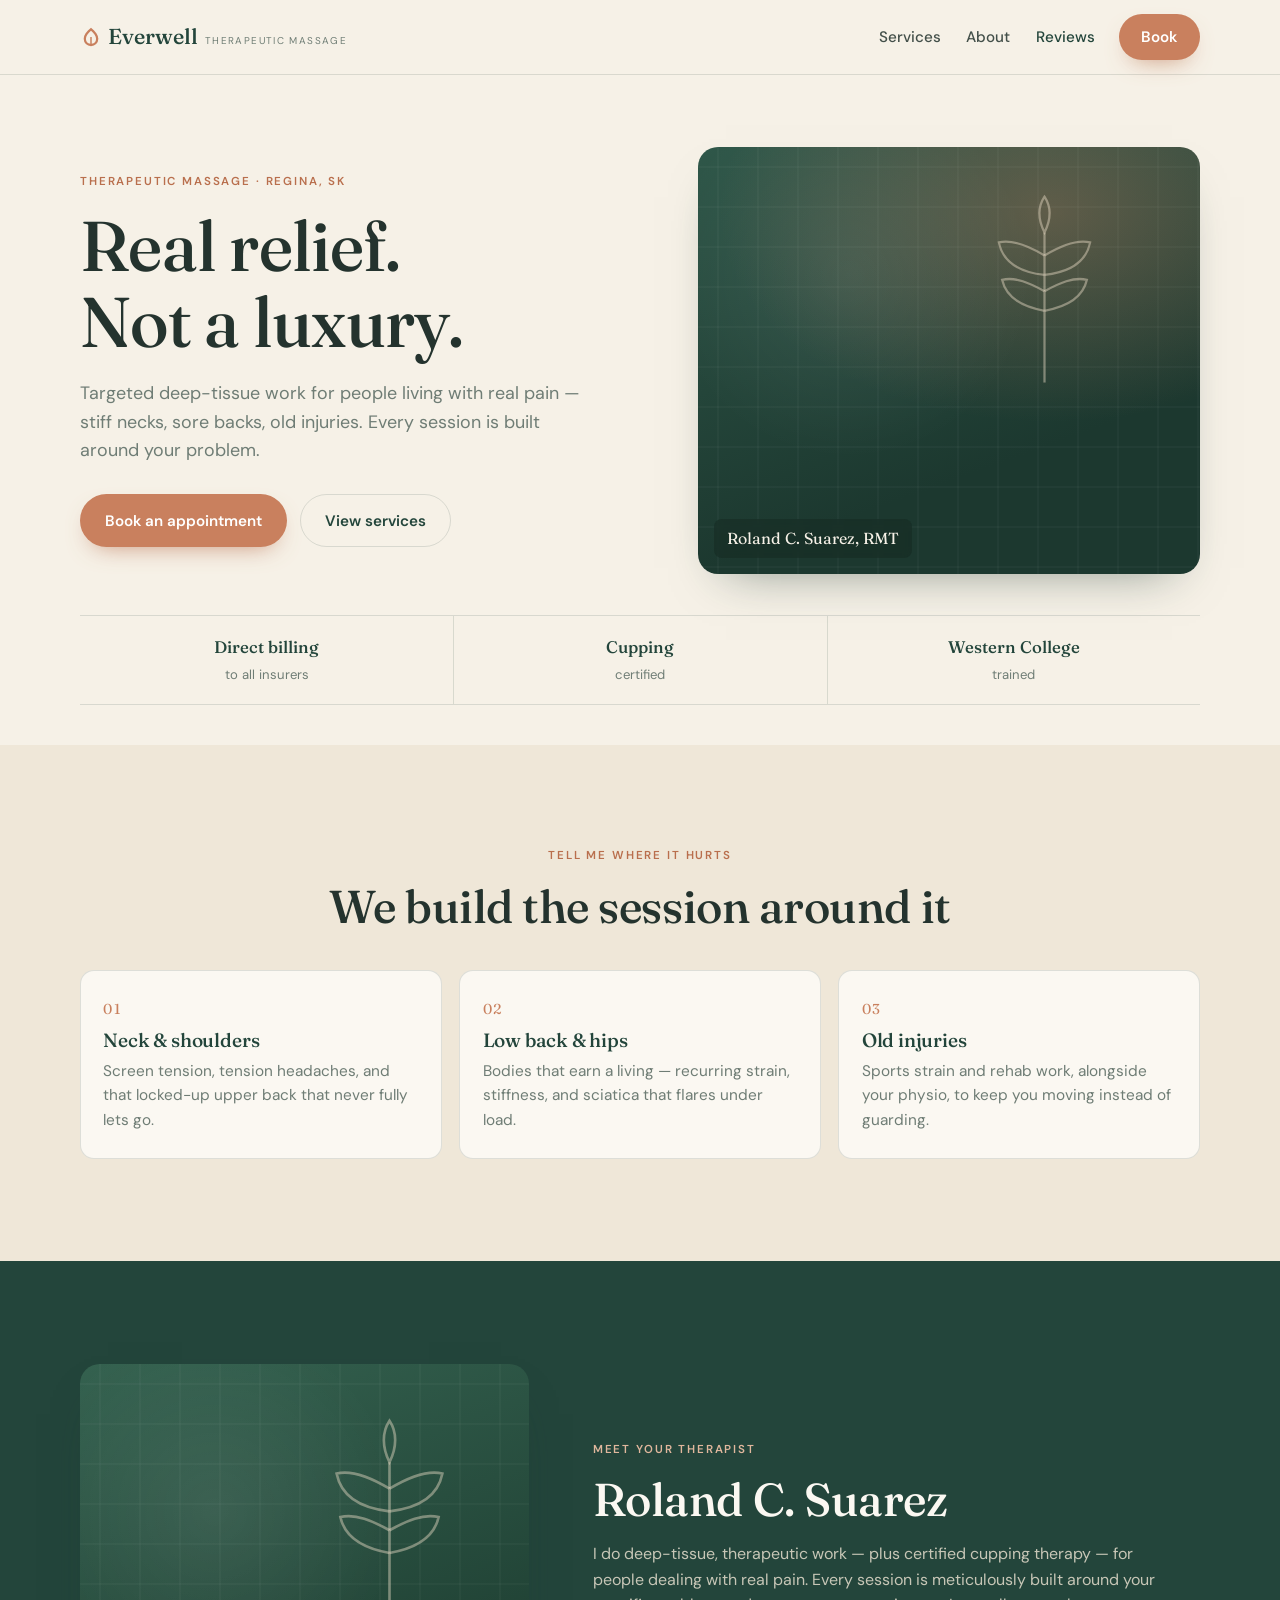
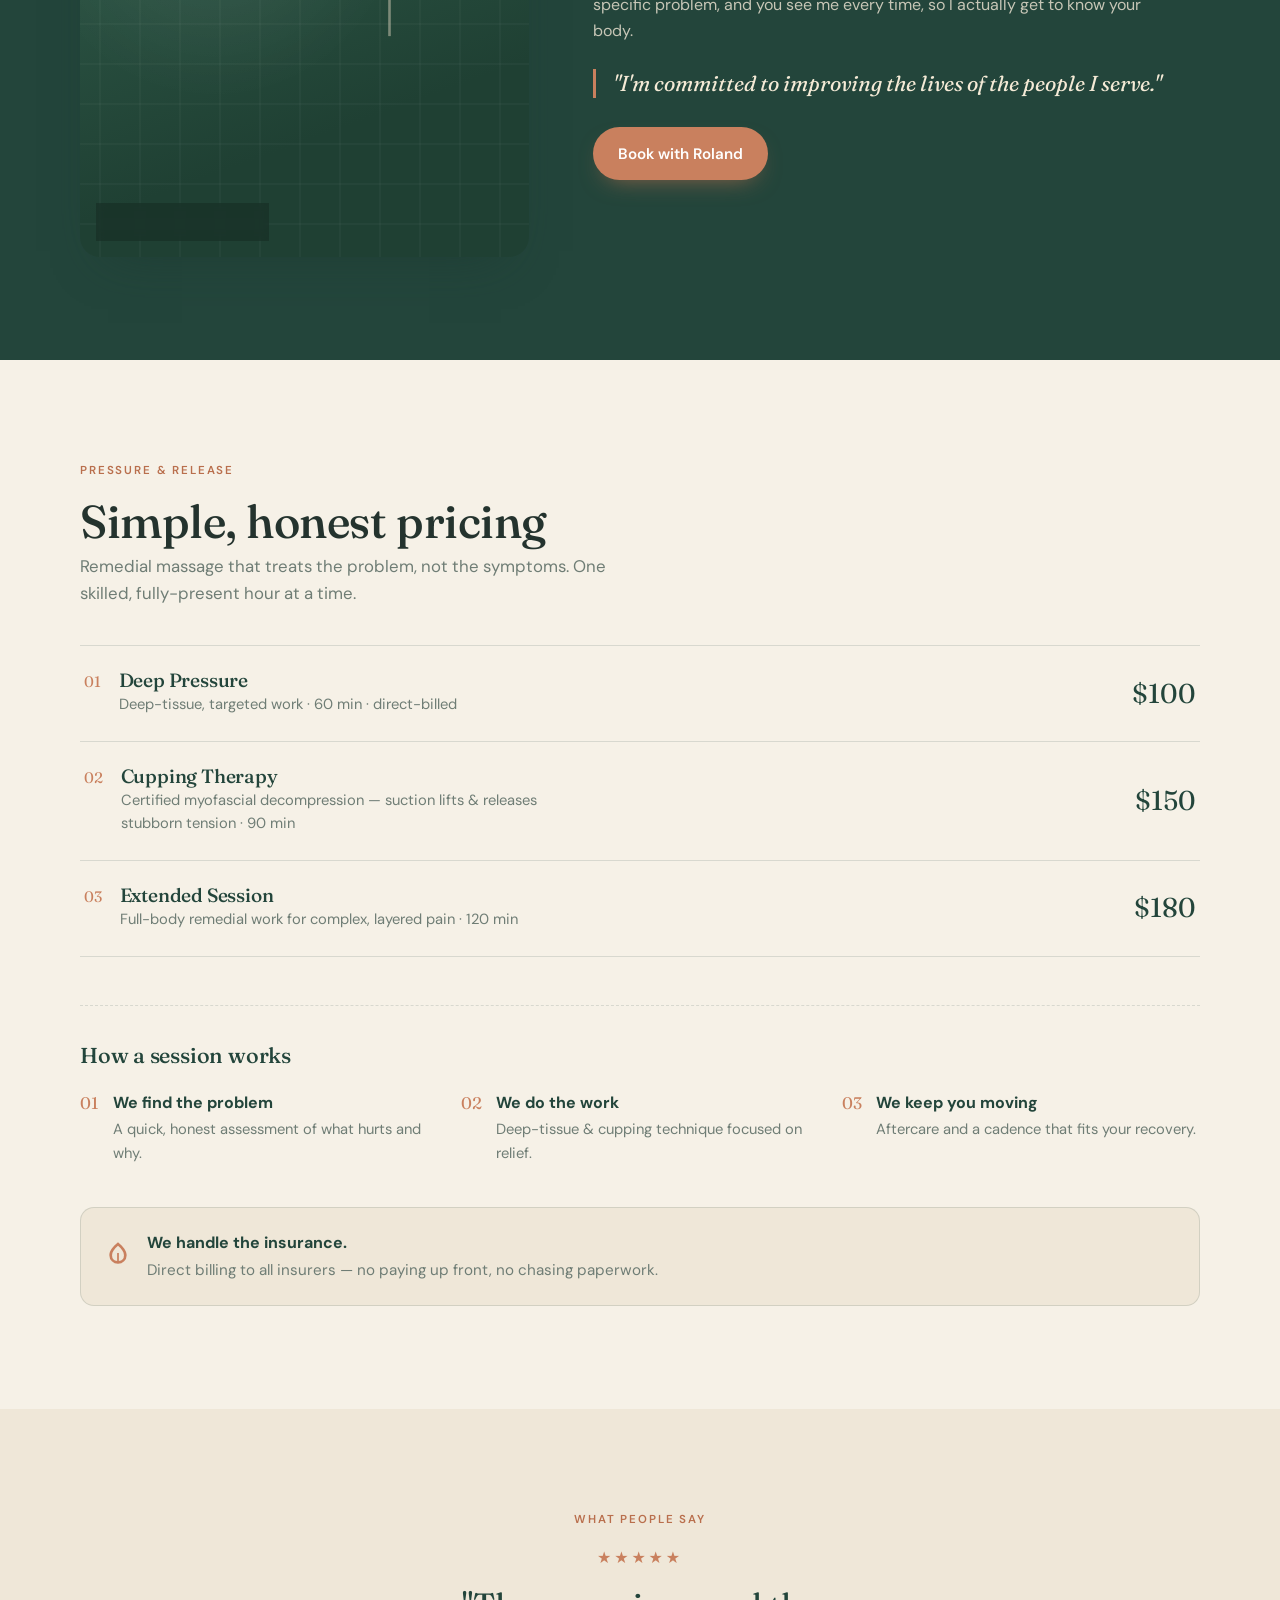
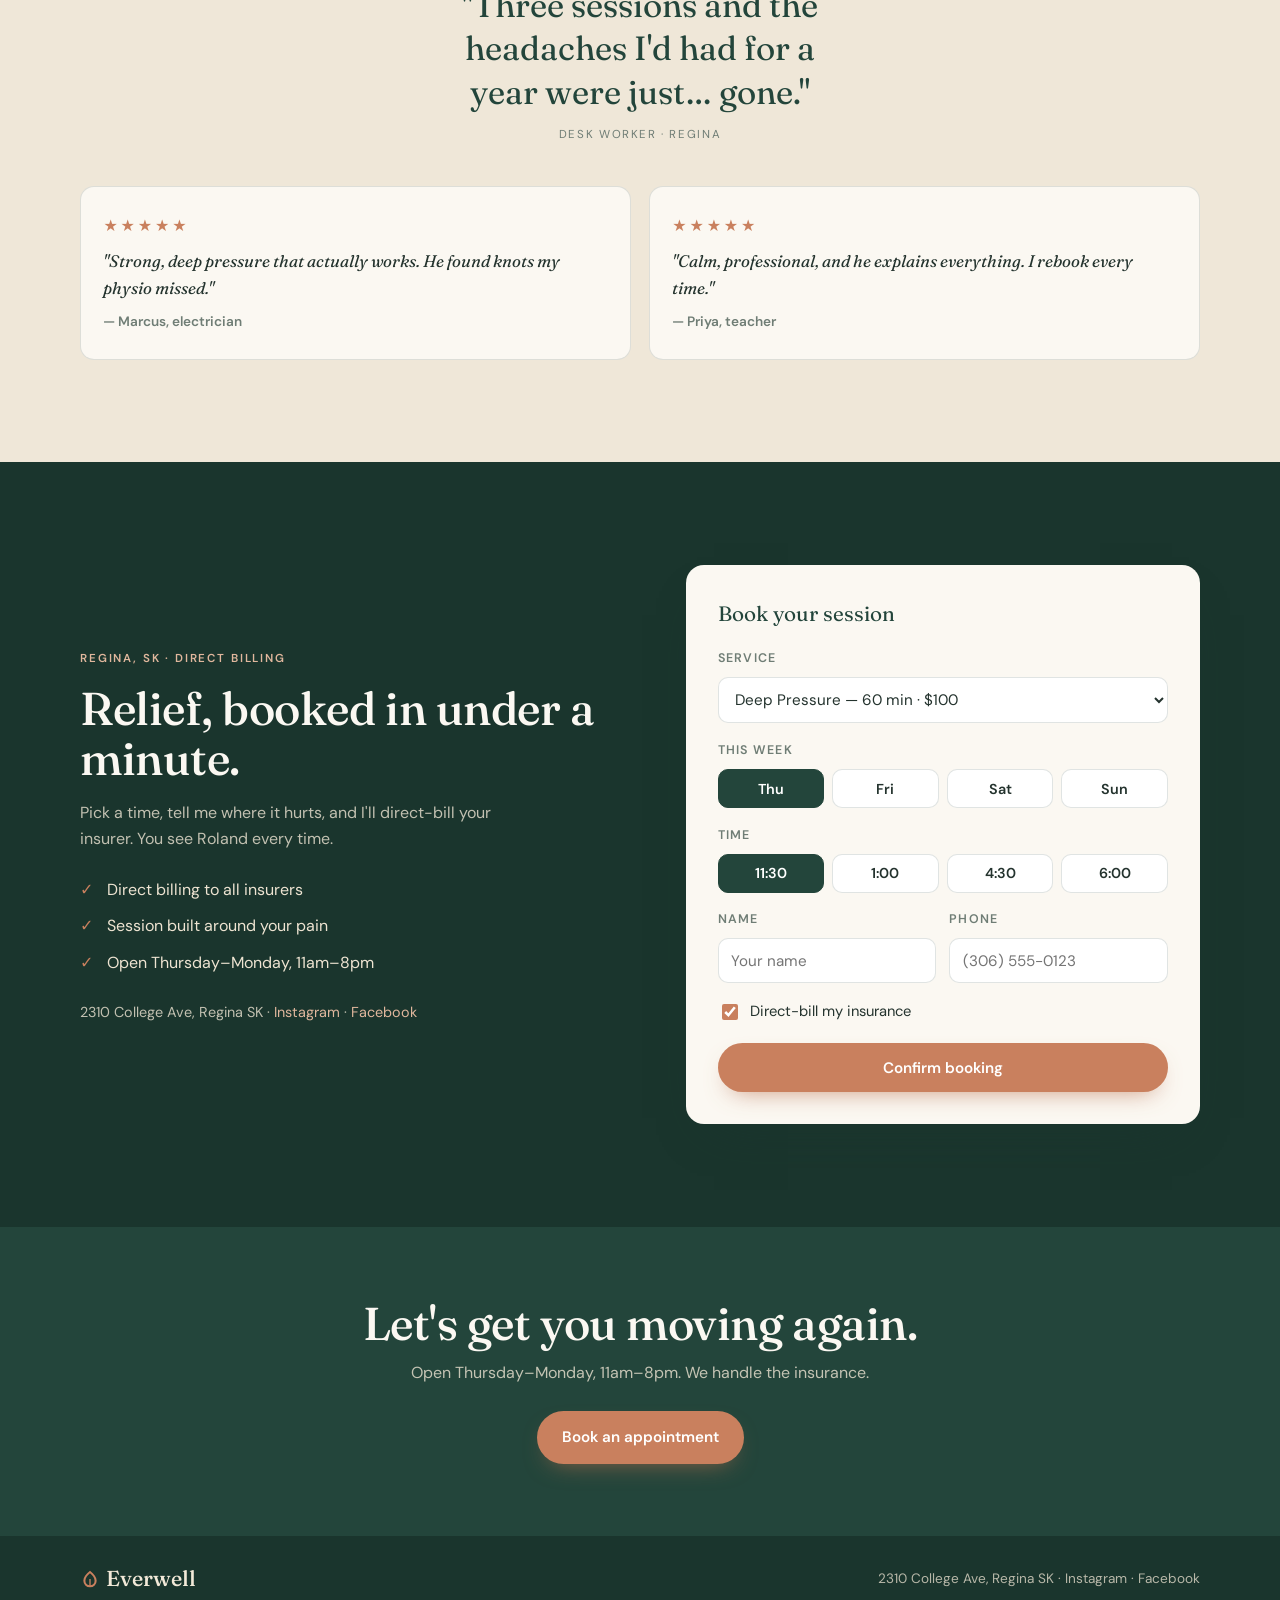
<file: index.html>
<!DOCTYPE html>
<html lang="en">
<head>
  <meta charset="UTF-8" />
  <meta name="viewport" content="width=device-width, initial-scale=1.0" />
  <title>Everwell — Therapeutic Massage in Regina, SK</title>
  <meta name="description" content="Targeted deep-tissue and cupping therapy for real pain — stiff necks, sore backs, old injuries. Direct billing to all insurers. Book with Roland C. Suarez in Regina, SK." />
  <link rel="preconnect" href="https://fonts.googleapis.com" />
  <link rel="preconnect" href="https://fonts.gstatic.com" crossorigin />
  <link href="https://fonts.googleapis.com/css2?family=Fraunces:ital,opsz,wght@0,9..144,400;0,9..144,500;0,9..144,600;1,9..144,400;1,9..144,500&family=DM+Sans:opsz,wght@9..40,400;9..40,500;9..40,600;9..40,700&display=swap" rel="stylesheet" />
  <link rel="stylesheet" href="styles.css" />
</head>
<body>

  <!-- ===== NAV ===== -->
  <header class="nav" id="top">
    <div class="wrap nav__inner">
      <a href="#top" class="brand">
        <span class="brand__leaf" aria-hidden="true">
          <svg viewBox="0 0 24 24" width="22" height="22"><path fill="currentColor" d="M12 2C7 6 4 10 4 14a8 8 0 0 0 16 0c0-4-3-8-8-12Zm0 3.2C15.3 8 17.5 11 17.5 14a5.5 5.5 0 0 1-4.7 5.44V12h-1.6v7.44A5.5 5.5 0 0 1 6.5 14c0-3 2.2-6 5.5-8.8Z"/></svg>
        </span>
        <span class="brand__word">Everwell</span>
        <span class="brand__sub">Therapeutic Massage</span>
      </a>
      <nav class="nav__links" aria-label="Primary">
        <a href="#services">Services</a>
        <a href="#about">About</a>
        <a href="#reviews">Reviews</a>
      </nav>
      <a href="#book" class="btn btn--accent nav__cta">Book</a>
    </div>
  </header>

  <main>
    <!-- ===== HERO ===== -->
    <section class="hero">
      <div class="wrap hero__grid">
        <div class="hero__copy">
          <p class="eyebrow">Therapeutic Massage · Regina, SK</p>
          <h1>Real relief.<br />Not a luxury.</h1>
          <p class="lead">Targeted deep-tissue work for people living with real pain — stiff necks, sore backs, old injuries. Every session is built around your problem.</p>
          <div class="hero__actions">
            <a href="#book" class="btn btn--accent">Book an appointment</a>
            <a href="#services" class="btn btn--ghost">View services</a>
          </div>
        </div>
        <div class="hero__media">
          <div class="photo photo--hero" role="img" aria-label="Roland C. Suarez, registered massage therapist">
            <span class="photo__label">Roland C. Suarez, RMT</span>
          </div>
        </div>
      </div>
      <div class="wrap trust">
        <div class="trust__item"><strong>Direct billing</strong><span>to all insurers</span></div>
        <div class="trust__item"><strong>Cupping</strong><span>certified</span></div>
        <div class="trust__item"><strong>Western College</strong><span>trained</span></div>
      </div>
    </section>

    <!-- ===== PAIN / SESSIONS ===== -->
    <section class="section pains" id="pains">
      <div class="wrap">
        <p class="eyebrow eyebrow--center">Tell me where it hurts</p>
        <h2 class="center">We build the session around it</h2>
        <div class="cards cards--3">
          <article class="card">
            <span class="card__num">01</span>
            <h3>Neck &amp; shoulders</h3>
            <p>Screen tension, tension headaches, and that locked-up upper back that never fully lets go.</p>
          </article>
          <article class="card">
            <span class="card__num">02</span>
            <h3>Low back &amp; hips</h3>
            <p>Bodies that earn a living — recurring strain, stiffness, and sciatica that flares under load.</p>
          </article>
          <article class="card">
            <span class="card__num">03</span>
            <h3>Old injuries</h3>
            <p>Sports strain and rehab work, alongside your physio, to keep you moving instead of guarding.</p>
          </article>
        </div>
      </div>
    </section>

    <!-- ===== ABOUT / THERAPIST ===== -->
    <section class="section about" id="about">
      <div class="wrap about__grid">
        <div class="about__media">
          <div class="photo photo--about" role="img" aria-label="Roland C. Suarez in the treatment room">
            <span class="photo__label">Meet your therapist</span>
          </div>
        </div>
        <div class="about__copy">
          <p class="eyebrow">Meet your therapist</p>
          <h2>Roland C. Suarez</h2>
          <p>I do deep-tissue, therapeutic work — plus certified cupping therapy — for people dealing with real pain. Every session is meticulously built around your specific problem, and you see me every time, so I actually get to know your body.</p>
          <blockquote>"I'm committed to improving the lives of the people I serve."</blockquote>
          <a href="#book" class="btn btn--accent">Book with Roland</a>
        </div>
      </div>
    </section>

    <!-- ===== SERVICES / PRICING ===== -->
    <section class="section services" id="services">
      <div class="wrap">
        <p class="eyebrow">Pressure &amp; release</p>
        <h2>Simple, honest pricing</h2>
        <p class="section__lead">Remedial massage that treats the problem, not the symptoms. One skilled, fully-present hour at a time.</p>

        <ul class="pricelist">
          <li class="price">
            <div class="price__meta">
              <span class="price__num">01</span>
              <div>
                <h3>Deep Pressure</h3>
                <p>Deep-tissue, targeted work · 60 min · direct-billed</p>
              </div>
            </div>
            <span class="price__cost">$100</span>
          </li>
          <li class="price">
            <div class="price__meta">
              <span class="price__num">02</span>
              <div>
                <h3>Cupping Therapy</h3>
                <p>Certified myofascial decompression — suction lifts &amp; releases stubborn tension · 90 min</p>
              </div>
            </div>
            <span class="price__cost">$150</span>
          </li>
          <li class="price">
            <div class="price__meta">
              <span class="price__num">03</span>
              <div>
                <h3>Extended Session</h3>
                <p>Full-body remedial work for complex, layered pain · 120 min</p>
              </div>
            </div>
            <span class="price__cost">$180</span>
          </li>
        </ul>

        <div class="how">
          <h3 class="how__title">How a session works</h3>
          <ol class="steps">
            <li><span>01</span><div><strong>We find the problem</strong><p>A quick, honest assessment of what hurts and why.</p></div></li>
            <li><span>02</span><div><strong>We do the work</strong><p>Deep-tissue &amp; cupping technique focused on relief.</p></div></li>
            <li><span>03</span><div><strong>We keep you moving</strong><p>Aftercare and a cadence that fits your recovery.</p></div></li>
          </ol>
        </div>

        <div class="insurance">
          <div class="insurance__leaf" aria-hidden="true">
            <svg viewBox="0 0 24 24" width="26" height="26"><path fill="currentColor" d="M12 2C7 6 4 10 4 14a8 8 0 0 0 16 0c0-4-3-8-8-12Zm0 3.2C15.3 8 17.5 11 17.5 14a5.5 5.5 0 0 1-4.7 5.44V12h-1.6v7.44A5.5 5.5 0 0 1 6.5 14c0-3 2.2-6 5.5-8.8Z"/></svg>
          </div>
          <div>
            <strong>We handle the insurance.</strong>
            <p>Direct billing to all insurers — no paying up front, no chasing paperwork.</p>
          </div>
        </div>
      </div>
    </section>

    <!-- ===== REVIEWS ===== -->
    <section class="section reviews" id="reviews">
      <div class="wrap">
        <p class="eyebrow eyebrow--center">What people say</p>
        <div class="reviews__lead center">
          <div class="stars" aria-label="Five out of five stars">★★★★★</div>
          <p class="pullquote">"Three sessions and the headaches I'd had for a year were just… gone."</p>
          <p class="pullquote__by">Desk worker · Regina</p>
        </div>
        <div class="cards cards--2">
          <article class="card card--quote">
            <div class="stars">★★★★★</div>
            <p>"Strong, deep pressure that actually works. He found knots my physio missed."</p>
            <footer>— Marcus, electrician</footer>
          </article>
          <article class="card card--quote">
            <div class="stars">★★★★★</div>
            <p>"Calm, professional, and he explains everything. I rebook every time."</p>
            <footer>— Priya, teacher</footer>
          </article>
        </div>
      </div>
    </section>

    <!-- ===== BOOKING ===== -->
    <section class="section book" id="book">
      <div class="wrap book__grid">
        <div class="book__copy">
          <p class="eyebrow">Regina, SK · Direct billing</p>
          <h2>Relief, booked in under a minute.</h2>
          <p>Pick a time, tell me where it hurts, and I'll direct-bill your insurer. You see Roland every time.</p>
          <ul class="checks">
            <li>Direct billing to all insurers</li>
            <li>Session built around your pain</li>
            <li>Open Thursday–Monday, 11am–8pm</li>
          </ul>
          <p class="book__contact">2310 College Ave, Regina SK · <a href="#">Instagram</a> · <a href="#">Facebook</a></p>
        </div>

        <form class="booking" id="bookingForm" novalidate>
          <p class="booking__title">Book your session</p>

          <label class="field">
            <span>Service</span>
            <select name="service" required>
              <option value="Deep Pressure — 60 min · $100">Deep Pressure — 60 min · $100</option>
              <option value="Cupping Therapy — 90 min · $150">Cupping Therapy — 90 min · $150</option>
              <option value="Extended Session — 120 min · $180">Extended Session — 120 min · $180</option>
            </select>
          </label>

          <div class="field">
            <span>This week</span>
            <div class="days" role="radiogroup" aria-label="Choose a day">
              <button type="button" class="day is-selected" data-day="Thu">Thu</button>
              <button type="button" class="day" data-day="Fri">Fri</button>
              <button type="button" class="day" data-day="Sat">Sat</button>
              <button type="button" class="day" data-day="Sun">Sun</button>
            </div>
          </div>

          <div class="field">
            <span>Time</span>
            <div class="times" role="radiogroup" aria-label="Choose a time">
              <button type="button" class="time is-selected" data-time="11:30">11:30</button>
              <button type="button" class="time" data-time="1:00">1:00</button>
              <button type="button" class="time" data-time="4:30">4:30</button>
              <button type="button" class="time" data-time="6:00">6:00</button>
            </div>
          </div>

          <div class="field field--row">
            <label class="half"><span>Name</span><input type="text" name="name" placeholder="Your name" required /></label>
            <label class="half"><span>Phone</span><input type="tel" name="phone" placeholder="(306) 555-0123" required /></label>
          </div>

          <label class="checkbox">
            <input type="checkbox" name="directbill" checked />
            <span>Direct-bill my insurance</span>
          </label>

          <button type="submit" class="btn btn--accent btn--block">Confirm booking</button>
          <p class="booking__note" id="bookingNote" hidden></p>
        </form>
      </div>
    </section>

    <!-- ===== CTA STRIP ===== -->
    <section class="cta">
      <div class="wrap center">
        <h2>Let's get you moving again.</h2>
        <p>Open Thursday–Monday, 11am–8pm. We handle the insurance.</p>
        <a href="#book" class="btn btn--accent">Book an appointment</a>
      </div>
    </section>
  </main>

  <!-- ===== FOOTER ===== -->
  <footer class="footer">
    <div class="wrap footer__inner">
      <a href="#top" class="brand brand--footer">
        <span class="brand__leaf" aria-hidden="true">
          <svg viewBox="0 0 24 24" width="20" height="20"><path fill="currentColor" d="M12 2C7 6 4 10 4 14a8 8 0 0 0 16 0c0-4-3-8-8-12Zm0 3.2C15.3 8 17.5 11 17.5 14a5.5 5.5 0 0 1-4.7 5.44V12h-1.6v7.44A5.5 5.5 0 0 1 6.5 14c0-3 2.2-6 5.5-8.8Z"/></svg>
        </span>
        <span class="brand__word">Everwell</span>
      </a>
      <p class="footer__meta">2310 College Ave, Regina SK · Instagram · Facebook</p>
    </div>
  </footer>

  <script src="script.js"></script>
</body>
</html>
</file>
<file: styles.css>
:root {
  --green:      #23453b;
  --green-deep: #1a352d;
  --green-800:  #2c5548;
  --cream:      #f6f1e7;
  --cream-2:    #efe7d8;
  --paper:      #fbf8f2;
  --terra:      #c9805e;
  --terra-dark: #b96f4d;
  --ink:        #24332e;
  --muted:      #6f7d75;
  --line:       rgba(35, 69, 59, 0.14);
  --radius:     14px;
  --shadow:     0 22px 48px -28px rgba(26, 53, 45, 0.55);
  --serif: "Fraunces", Georgia, "Times New Roman", serif;
  --sans:  "DM Sans", system-ui, -apple-system, Segoe UI, sans-serif;
}

* { box-sizing: border-box; }
html { scroll-behavior: smooth; }
body {
  margin: 0;
  font-family: var(--sans);
  color: var(--ink);
  background: var(--cream);
  -webkit-font-smoothing: antialiased;
  line-height: 1.6;
}
img { max-width: 100%; display: block; }
a { color: inherit; }

.wrap { width: min(1120px, 92vw); margin-inline: auto; }
.center { text-align: center; }

h1, h2, h3 { font-family: var(--serif); font-weight: 500; line-height: 1.08; letter-spacing: -0.01em; margin: 0; }
h1 { font-size: clamp(2.6rem, 6vw, 4.4rem); }
h2 { font-size: clamp(1.9rem, 3.6vw, 2.9rem); }
h3 { font-size: 1.2rem; }

.eyebrow {
  text-transform: uppercase;
  letter-spacing: 0.16em;
  font-size: 0.72rem;
  font-weight: 600;
  color: var(--terra-dark);
  margin: 0 0 1rem;
}
.eyebrow--center { text-align: center; }

.section { padding: clamp(3.5rem, 8vw, 6.5rem) 0; }
.section__lead { max-width: 46ch; color: var(--muted); font-size: 1.05rem; margin: 0.4rem 0 2.4rem; }

/* ===== Buttons ===== */
.btn {
  display: inline-flex; align-items: center; justify-content: center;
  gap: 0.5rem;
  font-family: var(--sans);
  font-weight: 600;
  font-size: 0.95rem;
  padding: 0.85rem 1.5rem;
  border-radius: 999px;
  border: 1px solid transparent;
  text-decoration: none;
  cursor: pointer;
  transition: transform 0.15s ease, background 0.2s ease, box-shadow 0.2s ease;
}
.btn:active { transform: translateY(1px); }
.btn--accent { background: var(--terra); color: #fff; box-shadow: 0 10px 24px -12px rgba(185, 111, 77, 0.8); }
.btn--accent:hover { background: var(--terra-dark); }
.btn--ghost { background: transparent; color: var(--green); border-color: var(--line); }
.btn--ghost:hover { background: rgba(35, 69, 59, 0.06); }
.btn--block { width: 100%; }

/* ===== Nav ===== */
.nav {
  position: sticky; top: 0; z-index: 50;
  background: rgba(246, 241, 231, 0.85);
  backdrop-filter: blur(10px);
  border-bottom: 1px solid var(--line);
}
.nav__inner { display: flex; align-items: center; gap: 1.5rem; padding: 0.9rem 0; }
.brand { display: inline-flex; align-items: baseline; gap: 0.4rem; text-decoration: none; color: var(--green); }
.brand__leaf { color: var(--terra); align-self: center; display: inline-flex; }
.brand__word { font-family: var(--serif); font-size: 1.35rem; font-weight: 500; }
.brand__sub { font-size: 0.62rem; letter-spacing: 0.14em; text-transform: uppercase; color: var(--muted); }
.nav__links { margin-left: auto; display: flex; gap: 1.6rem; }
.nav__links a { text-decoration: none; color: var(--ink); font-weight: 500; font-size: 0.95rem; opacity: 0.85; }
.nav__links a:hover { opacity: 1; color: var(--green); }
.nav__cta { padding: 0.6rem 1.35rem; }

/* ===== Hero ===== */
.hero { padding: clamp(2.5rem, 6vw, 4.5rem) 0 2.5rem; }
.hero__grid { display: grid; grid-template-columns: 1.05fr 0.95fr; gap: clamp(1.5rem, 5vw, 4rem); align-items: center; }
.hero__copy .lead { font-size: 1.12rem; color: var(--muted); max-width: 42ch; margin: 1.2rem 0 1.8rem; }
.hero__actions { display: flex; gap: 0.8rem; flex-wrap: wrap; }

.photo {
  position: relative;
  border-radius: 20px;
  overflow: hidden;
  background:
    radial-gradient(120% 90% at 70% 15%, rgba(201,128,94,0.35), transparent 55%),
    linear-gradient(160deg, #2f5749, #1c382f 70%);
  box-shadow: var(--shadow);
}
.photo::after {
  content: "";
  position: absolute; inset: 0;
  background-image:
    radial-gradient(circle at 30% 30%, rgba(255,255,255,0.08), transparent 40%),
    url("data:image/svg+xml,%3Csvg xmlns='http://www.w3.org/2000/svg' width='40' height='40'%3E%3Cpath fill='none' stroke='%23ffffff' stroke-opacity='0.05' d='M0 20h40M20 0v40'/%3E%3C/svg%3E");
}
.photo__label {
  position: absolute; left: 1rem; bottom: 1rem; z-index: 2;
  color: #f6f1e7; font-family: var(--serif); font-size: 1rem;
  background: rgba(20,40,33,0.5); padding: 0.4rem 0.8rem; border-radius: 8px;
  backdrop-filter: blur(4px);
}
.photo--hero { aspect-ratio: 4 / 3.4; }
.photo--about { aspect-ratio: 4 / 4.4; }

/* leaf motif inside photo */
.photo::before {
  content: "";
  position: absolute; z-index: 1; right: 8%; top: 10%;
  width: 46%; height: 46%;
  background: no-repeat center/contain url("data:image/svg+xml,%3Csvg xmlns='http://www.w3.org/2000/svg' viewBox='0 0 100 120'%3E%3Cg fill='none' stroke='%23e9dcc5' stroke-opacity='0.5' stroke-width='1.4'%3E%3Cpath d='M50 118V26'/%3E%3Cpath d='M50 40C40 34 30 30 22 32c2 10 10 18 28 20'/%3E%3Cpath d='M50 40c10-6 20-10 28-8-2 10-10 18-28 20'/%3E%3Cpath d='M50 62c-9-5-18-9-26-7 2 9 9 16 26 19'/%3E%3Cpath d='M50 62c9-5 18-9 26-7-2 9-9 16-26 19'/%3E%3Cpath d='M50 26c-4-8-4-16 0-22 4 6 4 14 0 22z'/%3E%3C/g%3E%3C/svg%3E");
  opacity: 0.9;
}

/* ===== Trust bar ===== */
.trust {
  display: grid; grid-template-columns: repeat(3, 1fr);
  margin-top: 2.6rem; border-top: 1px solid var(--line); border-bottom: 1px solid var(--line);
}
.trust__item { padding: 1.1rem 0.5rem; text-align: center; }
.trust__item + .trust__item { border-left: 1px solid var(--line); }
.trust__item strong { display: block; font-family: var(--serif); color: var(--green); font-weight: 500; font-size: 1.05rem; }
.trust__item span { font-size: 0.82rem; color: var(--muted); }

/* ===== Cards ===== */
.cards { display: grid; gap: 1.1rem; margin-top: 2.4rem; }
.cards--3 { grid-template-columns: repeat(3, 1fr); }
.cards--2 { grid-template-columns: repeat(2, 1fr); }
.card {
  background: var(--paper);
  border: 1px solid var(--line);
  border-radius: var(--radius);
  padding: 1.6rem 1.4rem;
}
.card__num { font-family: var(--serif); color: var(--terra); font-size: 0.9rem; letter-spacing: 0.1em; }
.card h3 { margin: 0.5rem 0 0.5rem; color: var(--green); }
.card p { margin: 0; color: var(--muted); font-size: 0.96rem; }

/* ===== Pains section bg ===== */
.pains { background: var(--cream-2); }

/* ===== About ===== */
.about { background: var(--green); color: #ece3d2; }
.about__grid { display: grid; grid-template-columns: 0.85fr 1.15fr; gap: clamp(1.5rem, 5vw, 4rem); align-items: center; }
.about .eyebrow { color: #e0b79d; }
.about h2 { color: #fbf8f2; margin-bottom: 1rem; }
.about__copy p { color: rgba(236,227,210,0.82); max-width: 52ch; }
.about blockquote {
  font-family: var(--serif); font-style: italic; font-size: 1.35rem; line-height: 1.35;
  color: #f4ead6; border-left: 3px solid var(--terra); padding-left: 1.1rem; margin: 1.6rem 0 1.8rem;
}
.about .photo { background: linear-gradient(160deg, #34614f, #1f4033 70%); }

/* ===== Services / pricing ===== */
.pricelist { list-style: none; margin: 0 0 3rem; padding: 0; border-top: 1px solid var(--line); }
.price {
  display: flex; align-items: center; justify-content: space-between; gap: 1.5rem;
  padding: 1.5rem 0.25rem; border-bottom: 1px solid var(--line);
}
.price__meta { display: flex; gap: 1.1rem; align-items: baseline; }
.price__num { font-family: var(--serif); color: var(--terra); font-size: 0.95rem; }
.price h3 { color: var(--green); margin-bottom: 0.15rem; }
.price p { margin: 0; color: var(--muted); font-size: 0.92rem; max-width: 48ch; }
.price__cost { font-family: var(--serif); font-size: 1.7rem; color: var(--green); white-space: nowrap; }

.how { border-top: 1px dashed var(--line); padding-top: 2.4rem; }
.how__title { color: var(--green); margin-bottom: 1.4rem; font-size: 1.35rem; }
.steps { list-style: none; margin: 0; padding: 0; display: grid; grid-template-columns: repeat(3, 1fr); gap: 1.4rem; }
.steps li { display: flex; gap: 0.9rem; }
.steps span { font-family: var(--serif); color: var(--terra); font-size: 1.05rem; }
.steps strong { display: block; color: var(--green); margin-bottom: 0.2rem; }
.steps p { margin: 0; color: var(--muted); font-size: 0.92rem; }

.insurance {
  display: flex; gap: 1rem; align-items: center;
  margin-top: 2.6rem; padding: 1.4rem 1.5rem;
  background: var(--cream-2); border-radius: var(--radius); border: 1px solid var(--line);
}
.insurance__leaf { color: var(--terra); flex: none; }
.insurance strong { color: var(--green); }
.insurance p { margin: 0.15rem 0 0; color: var(--muted); font-size: 0.95rem; }

/* ===== Reviews ===== */
.reviews { background: var(--cream-2); }
.stars { color: var(--terra); letter-spacing: 0.18em; }
.reviews__lead { max-width: 34ch; margin-inline: auto; margin-bottom: 2.6rem; }
.pullquote { font-family: var(--serif); font-size: clamp(1.5rem, 3vw, 2.1rem); line-height: 1.3; color: var(--green); margin: 0.8rem 0 0.5rem; }
.pullquote__by { text-transform: uppercase; letter-spacing: 0.14em; font-size: 0.72rem; color: var(--muted); }
.card--quote p { font-family: var(--serif); font-style: italic; color: var(--ink); font-size: 1.05rem; margin: 0.6rem 0; }
.card--quote footer { color: var(--muted); font-size: 0.85rem; font-weight: 600; }

/* ===== Booking ===== */
.book { background: var(--green-deep); color: #ece3d2; }
.book__grid { display: grid; grid-template-columns: 1fr 0.95fr; gap: clamp(1.8rem, 5vw, 4rem); align-items: center; }
.book .eyebrow { color: #e0b79d; }
.book h2 { color: #fbf8f2; margin-bottom: 1rem; }
.book__copy > p { color: rgba(236,227,210,0.8); max-width: 40ch; }
.checks { list-style: none; margin: 1.6rem 0; padding: 0; display: grid; gap: 0.7rem; }
.checks li { position: relative; padding-left: 1.7rem; color: #eee4d2; }
.checks li::before {
  content: "✓"; position: absolute; left: 0; top: 0;
  color: var(--terra); font-weight: 700;
}
.book__contact { font-size: 0.9rem; color: rgba(236,227,210,0.7); }
.book__contact a { color: #e0b79d; text-decoration: none; }
.book__contact a:hover { text-decoration: underline; }

.booking {
  background: var(--paper); color: var(--ink);
  border-radius: 18px; padding: clamp(1.4rem, 3vw, 2rem);
  box-shadow: var(--shadow);
}
.booking__title { font-family: var(--serif); font-size: 1.3rem; color: var(--green); margin: 0 0 1.2rem; }
.field { display: block; margin-bottom: 1.1rem; }
.field > span { display: block; font-size: 0.78rem; text-transform: uppercase; letter-spacing: 0.1em; color: var(--muted); margin-bottom: 0.5rem; font-weight: 600; }
.field--row { display: flex; gap: 0.8rem; }
.half { flex: 1; display: block; }
.half > span { display: block; font-size: 0.78rem; text-transform: uppercase; letter-spacing: 0.1em; color: var(--muted); margin-bottom: 0.5rem; font-weight: 600; }

select, input[type="text"], input[type="tel"] {
  width: 100%; font-family: var(--sans); font-size: 0.95rem;
  padding: 0.7rem 0.8rem; border-radius: 10px;
  border: 1px solid var(--line); background: #fff; color: var(--ink);
}
select:focus, input:focus { outline: 2px solid var(--terra); outline-offset: 1px; border-color: transparent; }

.days, .times { display: grid; grid-template-columns: repeat(4, 1fr); gap: 0.5rem; }
.day, .time {
  font-family: var(--sans); font-weight: 600; font-size: 0.9rem;
  padding: 0.6rem 0.2rem; border-radius: 10px; cursor: pointer;
  border: 1px solid var(--line); background: #fff; color: var(--ink);
  transition: all 0.15s ease;
}
.day:hover, .time:hover { border-color: var(--terra); }
.day.is-selected, .time.is-selected { background: var(--green); color: #fff; border-color: var(--green); }

.checkbox { display: flex; align-items: center; gap: 0.6rem; font-size: 0.92rem; color: var(--ink); margin-bottom: 1.2rem; cursor: pointer; }
.checkbox input { width: 16px; height: 16px; accent-color: var(--terra); }

.booking__note { margin: 0.9rem 0 0; font-size: 0.92rem; color: var(--green); background: rgba(35,69,59,0.08); padding: 0.7rem 0.9rem; border-radius: 10px; }

/* ===== CTA strip ===== */
.cta { background: var(--green); color: #f2e9d8; padding: clamp(3rem, 6vw, 4.5rem) 0; text-align: center; }
.cta h2 { color: #fbf8f2; }
.cta p { color: rgba(236,227,210,0.8); margin: 0.7rem 0 1.6rem; }

/* ===== Footer ===== */
.footer { background: var(--green-deep); color: rgba(236,227,210,0.75); padding: 1.6rem 0; }
.footer__inner { display: flex; align-items: center; justify-content: space-between; gap: 1rem; flex-wrap: wrap; }
.brand--footer { color: #f2e9d8; }
.brand--footer .brand__word { color: #f2e9d8; }
.footer__meta { font-size: 0.85rem; margin: 0; }

/* ===== Responsive ===== */
@media (max-width: 860px) {
  .hero__grid, .about__grid, .book__grid { grid-template-columns: 1fr; }
  .about__media { order: -1; }
  .cards--3, .steps { grid-template-columns: 1fr; }
  .nav__links { display: none; }
  .steps li { gap: 0.7rem; }
}
@media (max-width: 560px) {
  .cards--2 { grid-template-columns: 1fr; }
  .price { flex-direction: column; align-items: flex-start; gap: 0.6rem; }
  .price__cost { align-self: flex-end; }
  .trust__item strong { font-size: 0.95rem; }
  .brand__sub { display: none; }
}
</file>
